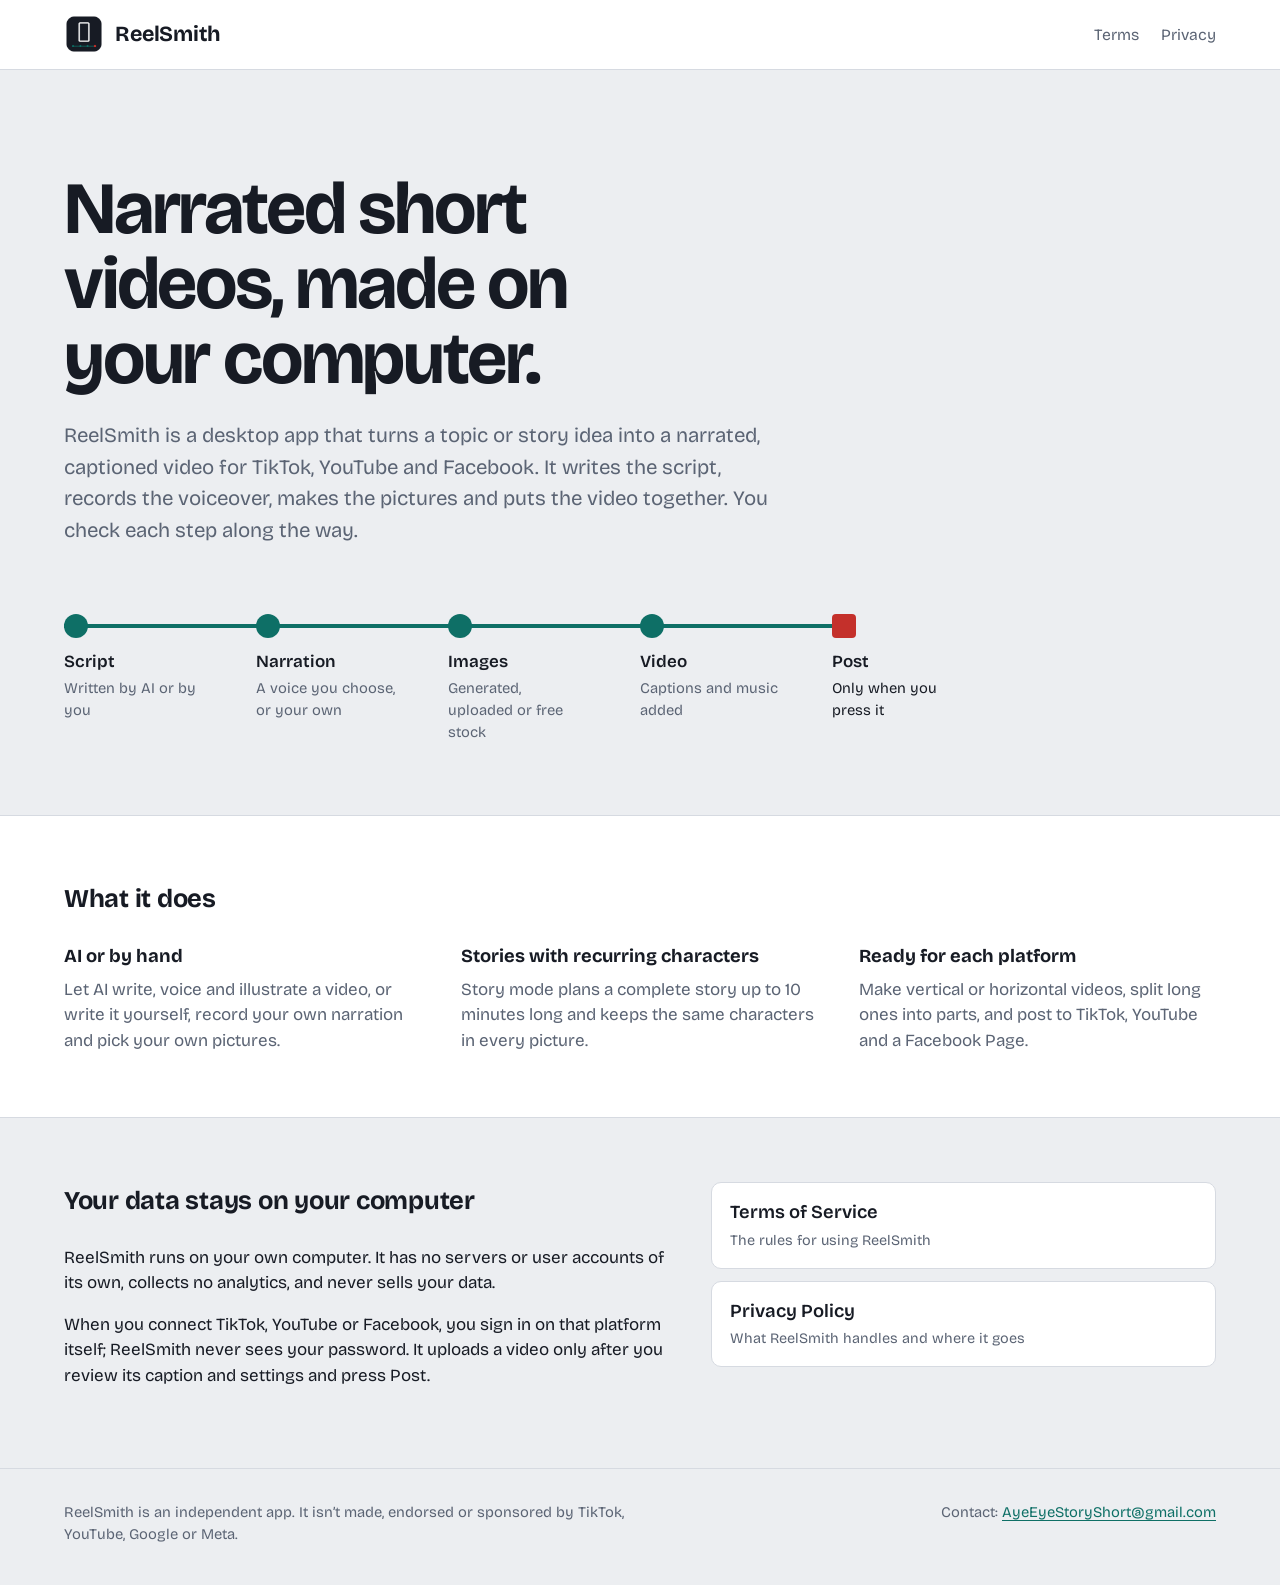
<file: index.html>
<!doctype html>
<html lang="en">
<head>
  <meta charset="utf-8">
  <meta name="viewport" content="width=device-width, initial-scale=1">
  <title>ReelSmith: narrated short videos, made on your computer</title>
  <meta name="description" content="ReelSmith is a desktop app that turns a topic or story idea into a narrated, captioned video for TikTok, YouTube and Facebook, and posts it only when you press Post.">
  <meta name="theme-color" content="#171b24">
  <link rel="icon" type="image/png" href="favicon.png">
  <link rel="apple-touch-icon" href="logo.png">
  <meta property="og:title" content="ReelSmith: narrated short videos, made on your computer">
  <meta property="og:description" content="ReelSmith is a desktop app that turns a topic or story idea into a narrated, captioned video for TikTok, YouTube and Facebook, and posts it only when you press Post.">
  <meta property="og:image" content="logo.png">
  <link rel="preconnect" href="https://fonts.googleapis.com">
  <link rel="preconnect" href="https://fonts.gstatic.com" crossorigin>
  <link href="https://fonts.googleapis.com/css2?family=Bricolage+Grotesque:opsz,wght@12..96,400;12..96,600;12..96,700&family=Source+Serif+4:opsz,wght@8..60,400;8..60,600&display=swap" rel="stylesheet">
  <link rel="stylesheet" href="style.css">
</head>
<body>
<header class="site-header">
  <div class="wrap">
    <a class="brand" href="./"><img src="logo.png" alt="" width="40" height="40"><span>ReelSmith</span></a>
    <nav class="site-nav" aria-label="Site">
      <a href="terms.html">Terms</a>
      <a href="privacy.html">Privacy</a>
    </nav>
  </div>
</header>
<main>
  <section class="hero">
    <div class="wrap">
      <h1>Narrated short videos, made on your computer.</h1>
      <p class="lede">ReelSmith is a desktop app that turns a topic or story idea into a narrated, captioned video for TikTok, YouTube and Facebook. It writes the script, records the voiceover, makes the pictures and puts the video together. You check each step along the way.</p>
      <ol class="track" aria-label="How a video is made">
        <li><span class="stop" aria-hidden="true"></span>Script<small>Written by AI or by you</small></li>
        <li><span class="stop" aria-hidden="true"></span>Narration<small>A voice you choose, or your own</small></li>
        <li><span class="stop" aria-hidden="true"></span>Images<small>Generated, uploaded or free stock</small></li>
        <li><span class="stop" aria-hidden="true"></span>Video<small>Captions and music added</small></li>
        <li class="post"><span class="stop" aria-hidden="true"></span>Post<small>Only when you press it</small></li>
      </ol>
    </div>
  </section>

  <section class="band" aria-labelledby="what">
    <div class="wrap">
      <h2 class="section-title" id="what">What it does</h2>
      <div class="features">
        <div>
          <h3>AI or by hand</h3>
          <p>Let AI write, voice and illustrate a video, or write it yourself, record your own narration and pick your own pictures.</p>
        </div>
        <div>
          <h3>Stories with recurring characters</h3>
          <p>Story mode plans a complete story up to 10 minutes long and keeps the same characters in every picture.</p>
        </div>
        <div>
          <h3>Ready for each platform</h3>
          <p>Make vertical or horizontal videos, split long ones into parts, and post to TikTok, YouTube and a Facebook Page.</p>
        </div>
      </div>
    </div>
  </section>

  <section class="wrap data" aria-labelledby="data">
    <div>
      <h2 class="section-title" id="data">Your data stays on your computer</h2>
      <p>ReelSmith runs on your own computer. It has no servers or user accounts of its own, collects no analytics, and never sells your data.</p>
      <p>When you connect TikTok, YouTube or Facebook, you sign in on that platform itself; ReelSmith never sees your password. It uploads a video only after you review its caption and settings and press Post.</p>
    </div>
    <div class="legal-links">
      <a href="terms.html">Terms of Service <span>The rules for using ReelSmith</span></a>
      <a href="privacy.html">Privacy Policy <span>What ReelSmith handles and where it goes</span></a>
    </div>
  </section>
</main>
<footer class="site-footer">
  <div class="wrap">
    <p>ReelSmith is an independent app. It isn&rsquo;t made, endorsed or sponsored by TikTok, YouTube, Google or Meta.</p>
    <p>Contact: <a href="mailto:AyeEyeStoryShort@gmail.com">AyeEyeStoryShort@gmail.com</a></p>
  </div>
</footer>
</body>
</html>
</file>
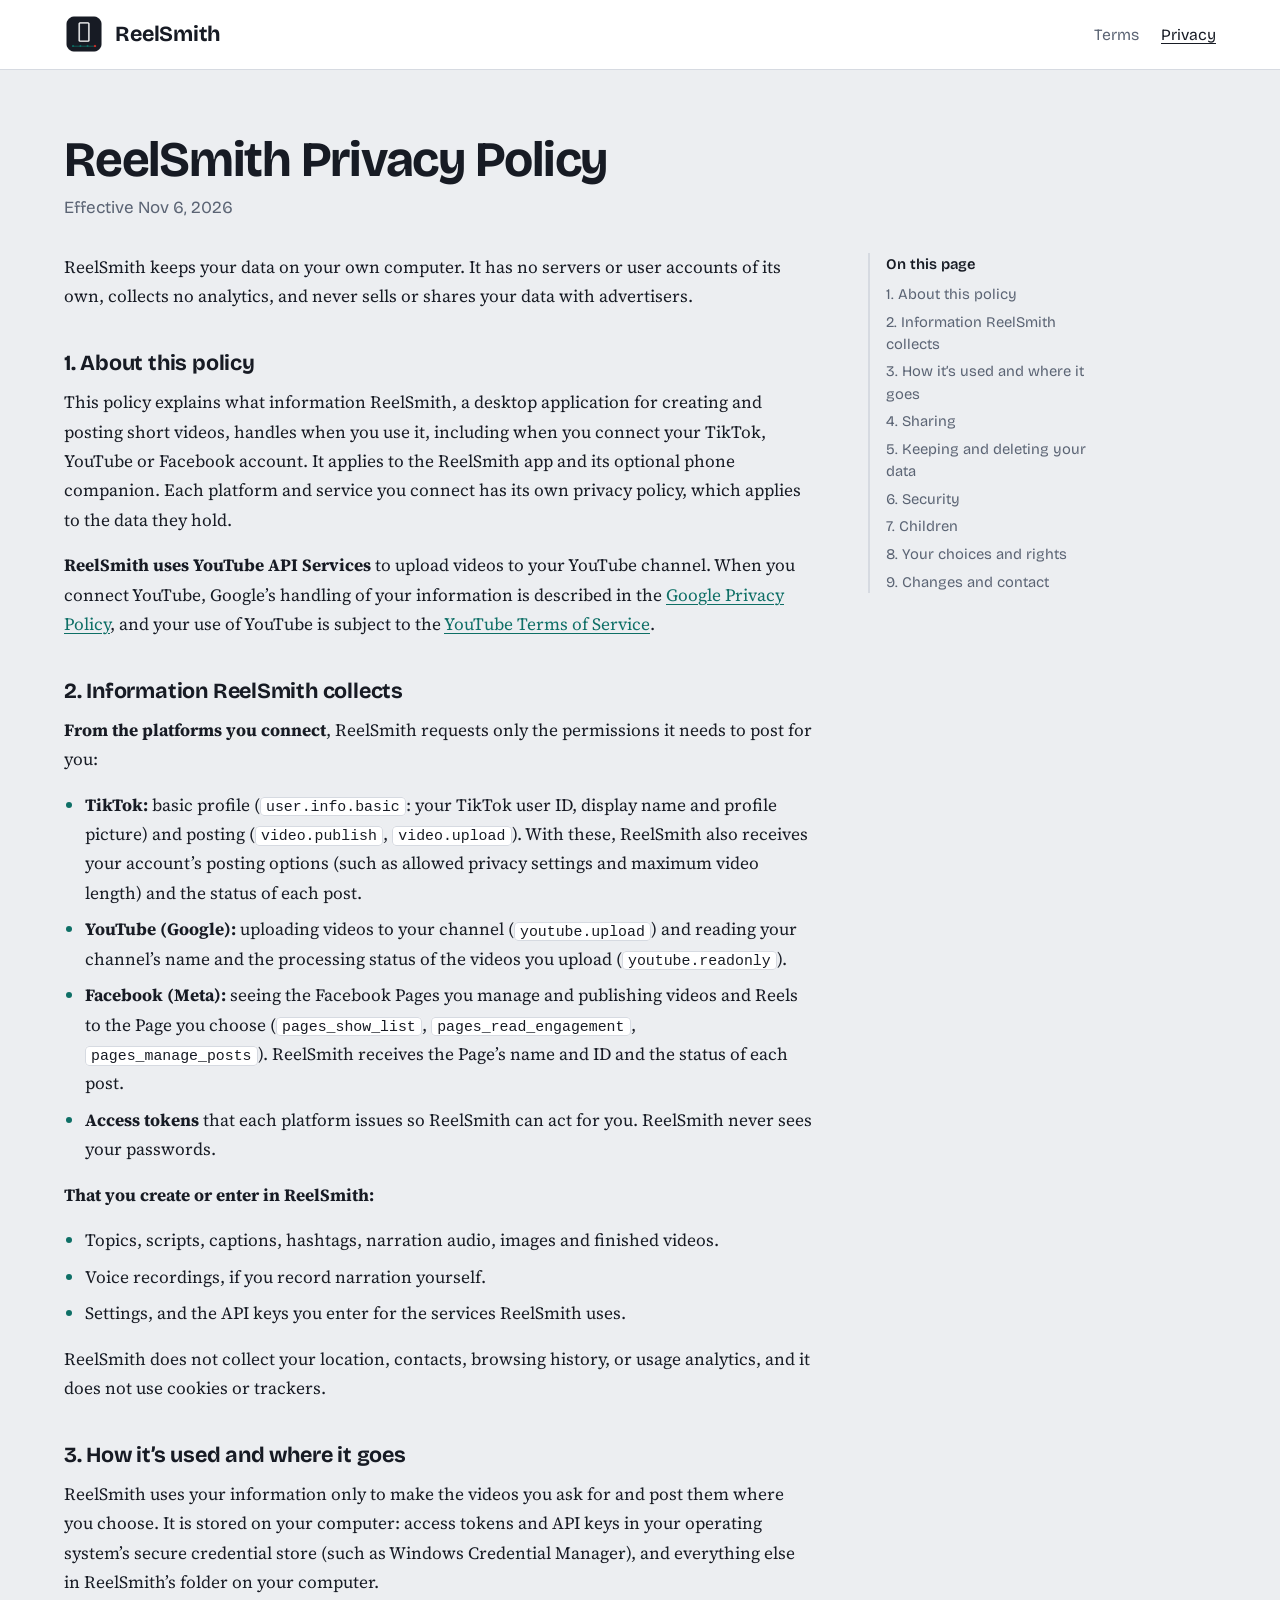
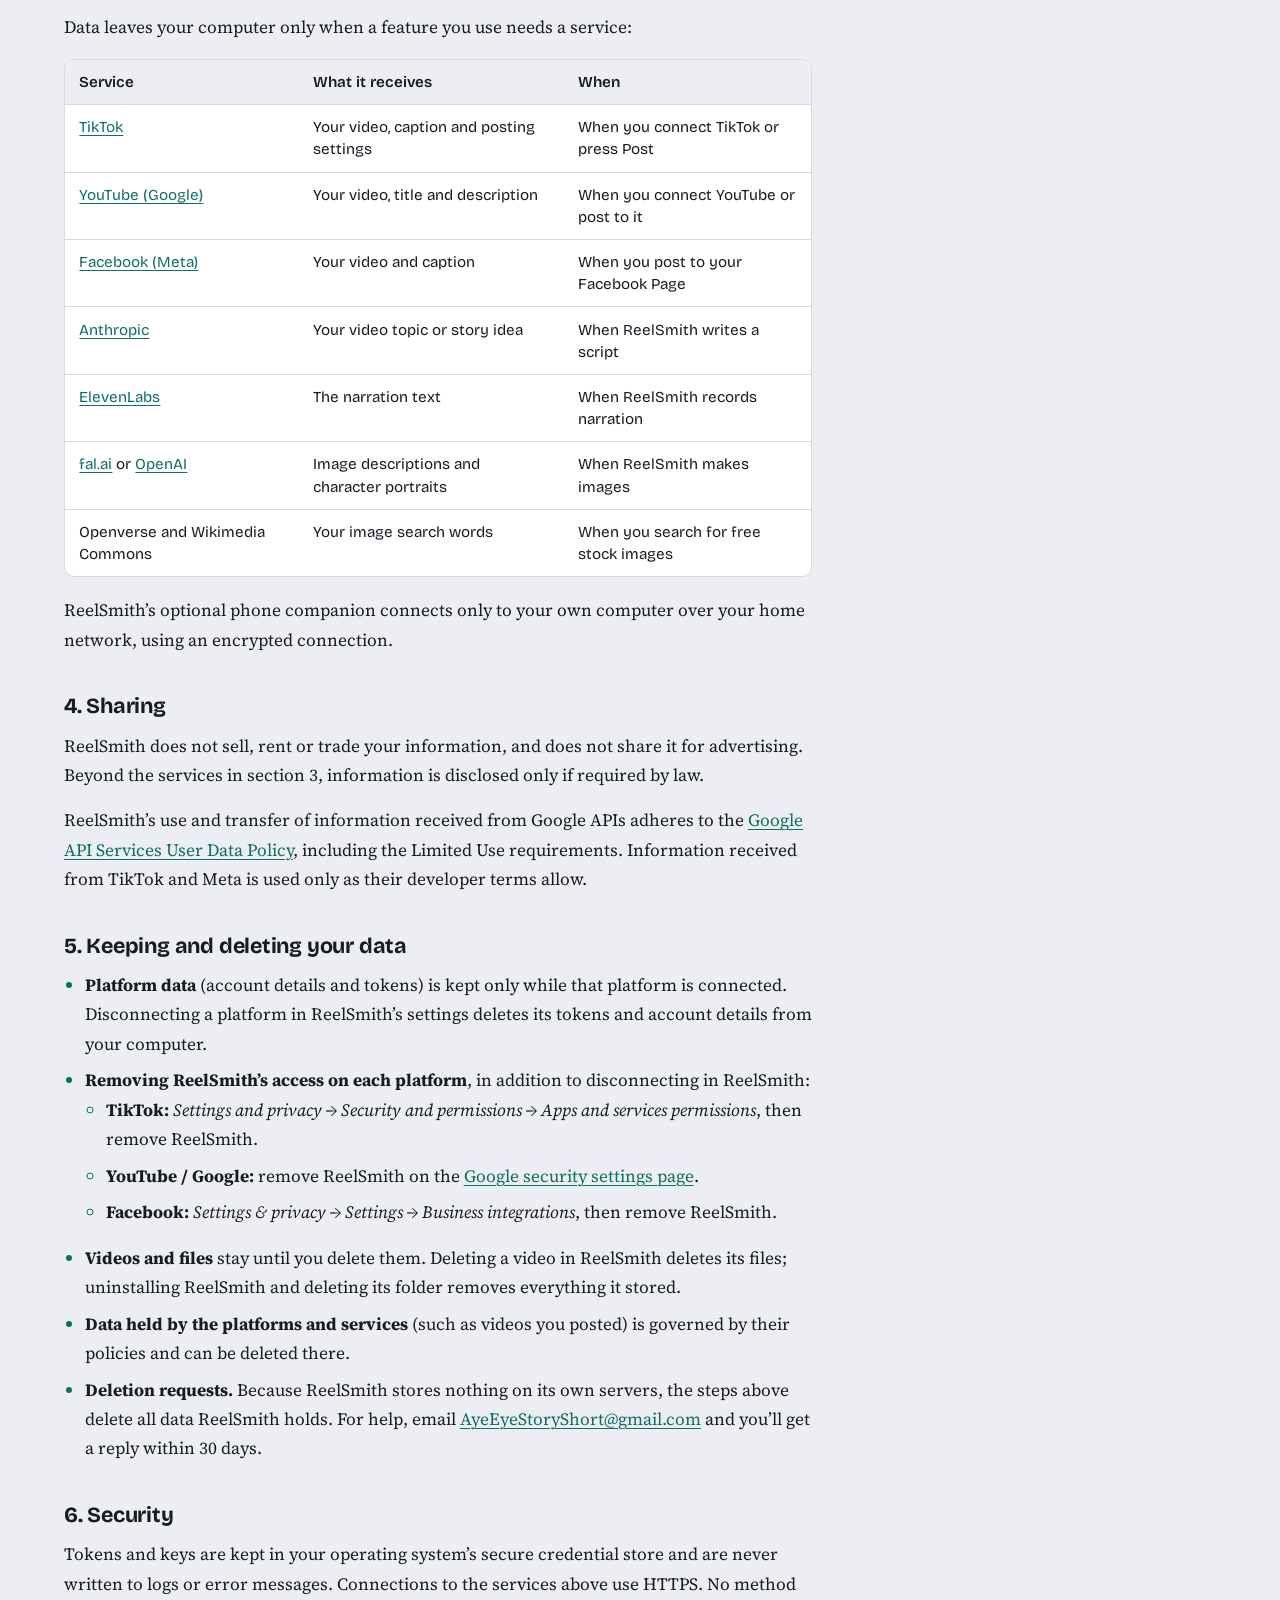
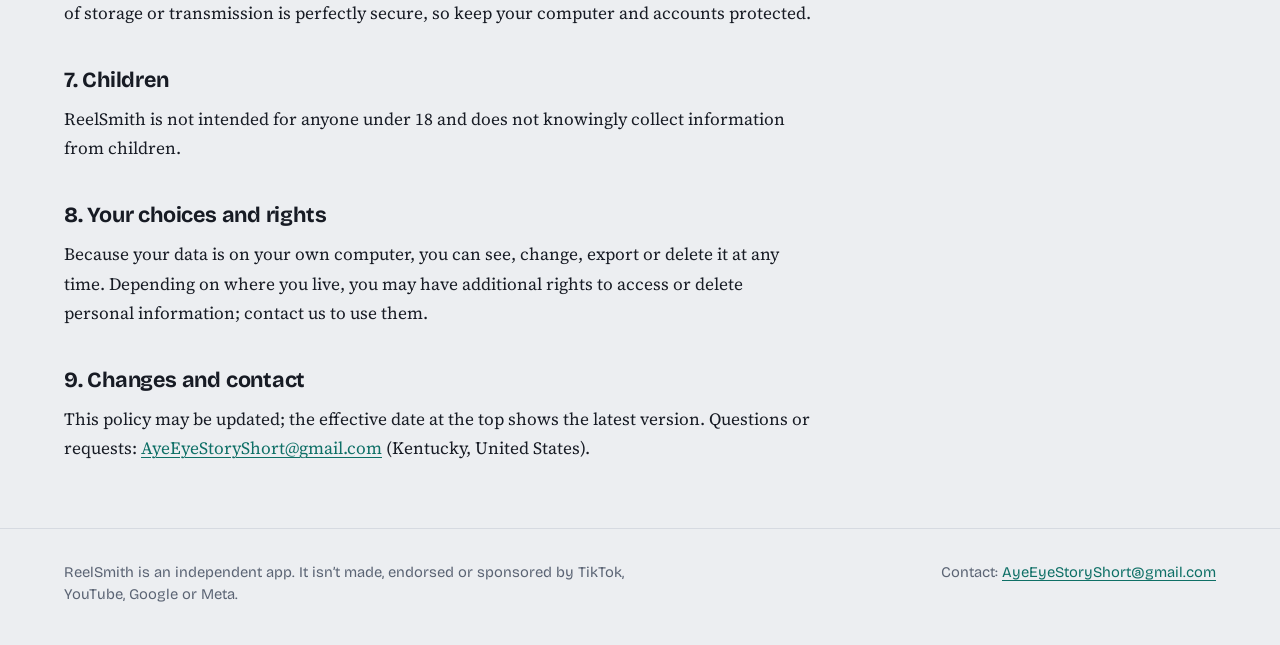
<file: privacy.html>
<!doctype html>
<html lang="en">
<head>
  <meta charset="utf-8">
  <meta name="viewport" content="width=device-width, initial-scale=1">
  <title>ReelSmith Privacy Policy</title>
  <meta name="description" content="How ReelSmith, a desktop app for making and posting narrated short videos, handles your information.">
  <meta name="theme-color" content="#171b24">
  <link rel="icon" type="image/png" href="favicon.png">
  <link rel="apple-touch-icon" href="logo.png">
  <meta property="og:title" content="ReelSmith Privacy Policy">
  <meta property="og:description" content="How ReelSmith, a desktop app for making and posting narrated short videos, handles your information.">
  <meta property="og:image" content="logo.png">
  <link rel="preconnect" href="https://fonts.googleapis.com">
  <link rel="preconnect" href="https://fonts.gstatic.com" crossorigin>
  <link href="https://fonts.googleapis.com/css2?family=Bricolage+Grotesque:opsz,wght@12..96,400;12..96,600;12..96,700&family=Source+Serif+4:opsz,wght@8..60,400;8..60,600&display=swap" rel="stylesheet">
  <link rel="stylesheet" href="style.css">
</head>
<body>
<header class="site-header">
  <div class="wrap">
    <a class="brand" href="./"><img src="logo.png" alt="" width="40" height="40"><span>ReelSmith</span></a>
    <nav class="site-nav" aria-label="Site">
      <a href="terms.html">Terms</a>
      <a href="privacy.html" aria-current="page">Privacy</a>
    </nav>
  </div>
</header>
<main class="doc">
  <div class="wrap">
    <div class="doc-head">
      <h1>ReelSmith Privacy Policy</h1>
      <p class="effective">Effective Nov 6, 2026</p>
    </div>
    <div class="doc-layout">
      <article class="prose">
<p>ReelSmith keeps your data on your own computer. It has no servers or user accounts of its own, collects no analytics, and never sells or shares your data with advertisers.</p>
<h2 id="1-about-this-policy">1. About this policy</h2>
<p>This policy explains what information ReelSmith, a desktop application for creating and posting short videos, handles when you use it, including when you connect your TikTok, YouTube or Facebook account. It applies to the ReelSmith app and its optional phone companion. Each platform and service you connect has its own privacy policy, which applies to the data they hold.</p>
<p><strong>ReelSmith uses YouTube API Services</strong> to upload videos to your YouTube channel. When you connect YouTube, Google&rsquo;s handling of your information is described in the <a href="http://www.google.com/policies/privacy" rel="noopener">Google Privacy Policy</a>, and your use of YouTube is subject to the <a href="https://www.youtube.com/t/terms" rel="noopener">YouTube Terms of Service</a>.</p>
<h2 id="2-information-reelsmith-collects">2. Information ReelSmith collects</h2>
<p><strong>From the platforms you connect</strong>, ReelSmith requests only the permissions it needs to post for you:</p>
<ul>
<li><strong>TikTok:</strong> basic profile (<code>user.info.basic</code>: your TikTok user ID, display name and profile picture) and posting (<code>video.publish</code>, <code>video.upload</code>). With these, ReelSmith also receives your account&rsquo;s posting options (such as allowed privacy settings and maximum video length) and the status of each post.</li>
<li><strong>YouTube (Google):</strong> uploading videos to your channel (<code>youtube.upload</code>) and reading your channel&rsquo;s name and the processing status of the videos you upload (<code>youtube.readonly</code>).</li>
<li><strong>Facebook (Meta):</strong> seeing the Facebook Pages you manage and publishing videos and Reels to the Page you choose (<code>pages_show_list</code>, <code>pages_read_engagement</code>, <code>pages_manage_posts</code>). ReelSmith receives the Page&rsquo;s name and ID and the status of each post.</li>
<li><strong>Access tokens</strong> that each platform issues so ReelSmith can act for you. ReelSmith never sees your passwords.</li>
</ul>
<p><strong>That you create or enter in ReelSmith:</strong></p>
<ul>
<li>Topics, scripts, captions, hashtags, narration audio, images and finished videos.</li>
<li>Voice recordings, if you record narration yourself.</li>
<li>Settings, and the API keys you enter for the services ReelSmith uses.</li>
</ul>
<p>ReelSmith does not collect your location, contacts, browsing history, or usage analytics, and it does not use cookies or trackers.</p>
<h2 id="3-how-it-s-used-and-where-it-goes">3. How it&rsquo;s used and where it goes</h2>
<p>ReelSmith uses your information only to make the videos you ask for and post them where you choose. It is stored on your computer: access tokens and API keys in your operating system&rsquo;s secure credential store (such as Windows Credential Manager), and everything else in ReelSmith&rsquo;s folder on your computer.</p>
<p>Data leaves your computer only when a feature you use needs a service:</p>
<div class="table-scroll"><table>
<thead>
<tr>
<th>Service</th>
<th>What it receives</th>
<th>When</th>
</tr>
</thead>
<tbody>
<tr>
<td><a href="https://www.tiktok.com/legal/privacy-policy" rel="noopener">TikTok</a></td>
<td>Your video, caption and posting settings</td>
<td>When you connect TikTok or press Post</td>
</tr>
<tr>
<td><a href="https://policies.google.com/privacy" rel="noopener">YouTube (Google)</a></td>
<td>Your video, title and description</td>
<td>When you connect YouTube or post to it</td>
</tr>
<tr>
<td><a href="https://www.facebook.com/privacy/policy" rel="noopener">Facebook (Meta)</a></td>
<td>Your video and caption</td>
<td>When you post to your Facebook Page</td>
</tr>
<tr>
<td><a href="https://www.anthropic.com/legal/privacy" rel="noopener">Anthropic</a></td>
<td>Your video topic or story idea</td>
<td>When ReelSmith writes a script</td>
</tr>
<tr>
<td><a href="https://elevenlabs.io/privacy-policy" rel="noopener">ElevenLabs</a></td>
<td>The narration text</td>
<td>When ReelSmith records narration</td>
</tr>
<tr>
<td><a href="https://fal.ai/privacy" rel="noopener">fal.ai</a> or <a href="https://openai.com/policies/privacy-policy" rel="noopener">OpenAI</a></td>
<td>Image descriptions and character portraits</td>
<td>When ReelSmith makes images</td>
</tr>
<tr>
<td>Openverse and Wikimedia Commons</td>
<td>Your image search words</td>
<td>When you search for free stock images</td>
</tr>
</tbody>
</table></div>
<p>ReelSmith&rsquo;s optional phone companion connects only to your own computer over your home network, using an encrypted connection.</p>
<h2 id="4-sharing">4. Sharing</h2>
<p>ReelSmith does not sell, rent or trade your information, and does not share it for advertising. Beyond the services in section 3, information is disclosed only if required by law.</p>
<p>ReelSmith&rsquo;s use and transfer of information received from Google APIs adheres to the <a href="https://developers.google.com/terms/api-services-user-data-policy" rel="noopener">Google API Services User Data Policy</a>, including the Limited Use requirements. Information received from TikTok and Meta is used only as their developer terms allow.</p>
<h2 id="5-keeping-and-deleting-your-data">5. Keeping and deleting your data</h2>
<ul>
<li><strong>Platform data</strong> (account details and tokens) is kept only while that platform is connected. Disconnecting a platform in ReelSmith&rsquo;s settings deletes its tokens and account details from your computer.</li>
<li><strong>Removing ReelSmith&rsquo;s access on each platform</strong>, in addition to disconnecting in ReelSmith:<ul>
<li><strong>TikTok:</strong> <em>Settings and privacy → Security and permissions → Apps and services permissions</em>, then remove ReelSmith.</li>
<li><strong>YouTube / Google:</strong> remove ReelSmith on the <a href="https://security.google.com/settings/security/permissions" rel="noopener">Google security settings page</a>.</li>
<li><strong>Facebook:</strong> <em>Settings &amp; privacy → Settings → Business integrations</em>, then remove ReelSmith.</li>
</ul>
</li>
<li><strong>Videos and files</strong> stay until you delete them. Deleting a video in ReelSmith deletes its files; uninstalling ReelSmith and deleting its folder removes everything it stored.</li>
<li><strong>Data held by the platforms and services</strong> (such as videos you posted) is governed by their policies and can be deleted there.</li>
<li><strong>Deletion requests.</strong> Because ReelSmith stores nothing on its own servers, the steps above delete all data ReelSmith holds. For help, email <a href="mailto:AyeEyeStoryShort@gmail.com">AyeEyeStoryShort@gmail.com</a> and you&rsquo;ll get a reply within 30 days.</li>
</ul>
<h2 id="6-security">6. Security</h2>
<p>Tokens and keys are kept in your operating system&rsquo;s secure credential store and are never written to logs or error messages. Connections to the services above use HTTPS. No method of storage or transmission is perfectly secure, so keep your computer and accounts protected.</p>
<h2 id="7-children">7. Children</h2>
<p>ReelSmith is not intended for anyone under 18 and does not knowingly collect information from children.</p>
<h2 id="8-your-choices-and-rights">8. Your choices and rights</h2>
<p>Because your data is on your own computer, you can see, change, export or delete it at any time. Depending on where you live, you may have additional rights to access or delete personal information; contact us to use them.</p>
<h2 id="9-changes-and-contact">9. Changes and contact</h2>
<p>This policy may be updated; the effective date at the top shows the latest version. Questions or requests: <a href="mailto:AyeEyeStoryShort@gmail.com">AyeEyeStoryShort@gmail.com</a> (Kentucky, United States).</p>
      </article>
      <nav class="toc" aria-label="On this page">
        <p>On this page</p>
        <ol>
          <li><a href="#1-about-this-policy">1. About this policy</a></li>
          <li><a href="#2-information-reelsmith-collects">2. Information ReelSmith collects</a></li>
          <li><a href="#3-how-it-s-used-and-where-it-goes">3. How it&rsquo;s used and where it goes</a></li>
          <li><a href="#4-sharing">4. Sharing</a></li>
          <li><a href="#5-keeping-and-deleting-your-data">5. Keeping and deleting your data</a></li>
          <li><a href="#6-security">6. Security</a></li>
          <li><a href="#7-children">7. Children</a></li>
          <li><a href="#8-your-choices-and-rights">8. Your choices and rights</a></li>
          <li><a href="#9-changes-and-contact">9. Changes and contact</a></li>
        </ol>
      </nav>
    </div>
  </div>
</main>
<footer class="site-footer">
  <div class="wrap">
    <p>ReelSmith is an independent app. It isn&rsquo;t made, endorsed or sponsored by TikTok, YouTube, Google or Meta.</p>
    <p>Contact: <a href="mailto:AyeEyeStoryShort@gmail.com">AyeEyeStoryShort@gmail.com</a></p>
  </div>
</footer>
</body>
</html>
</file>
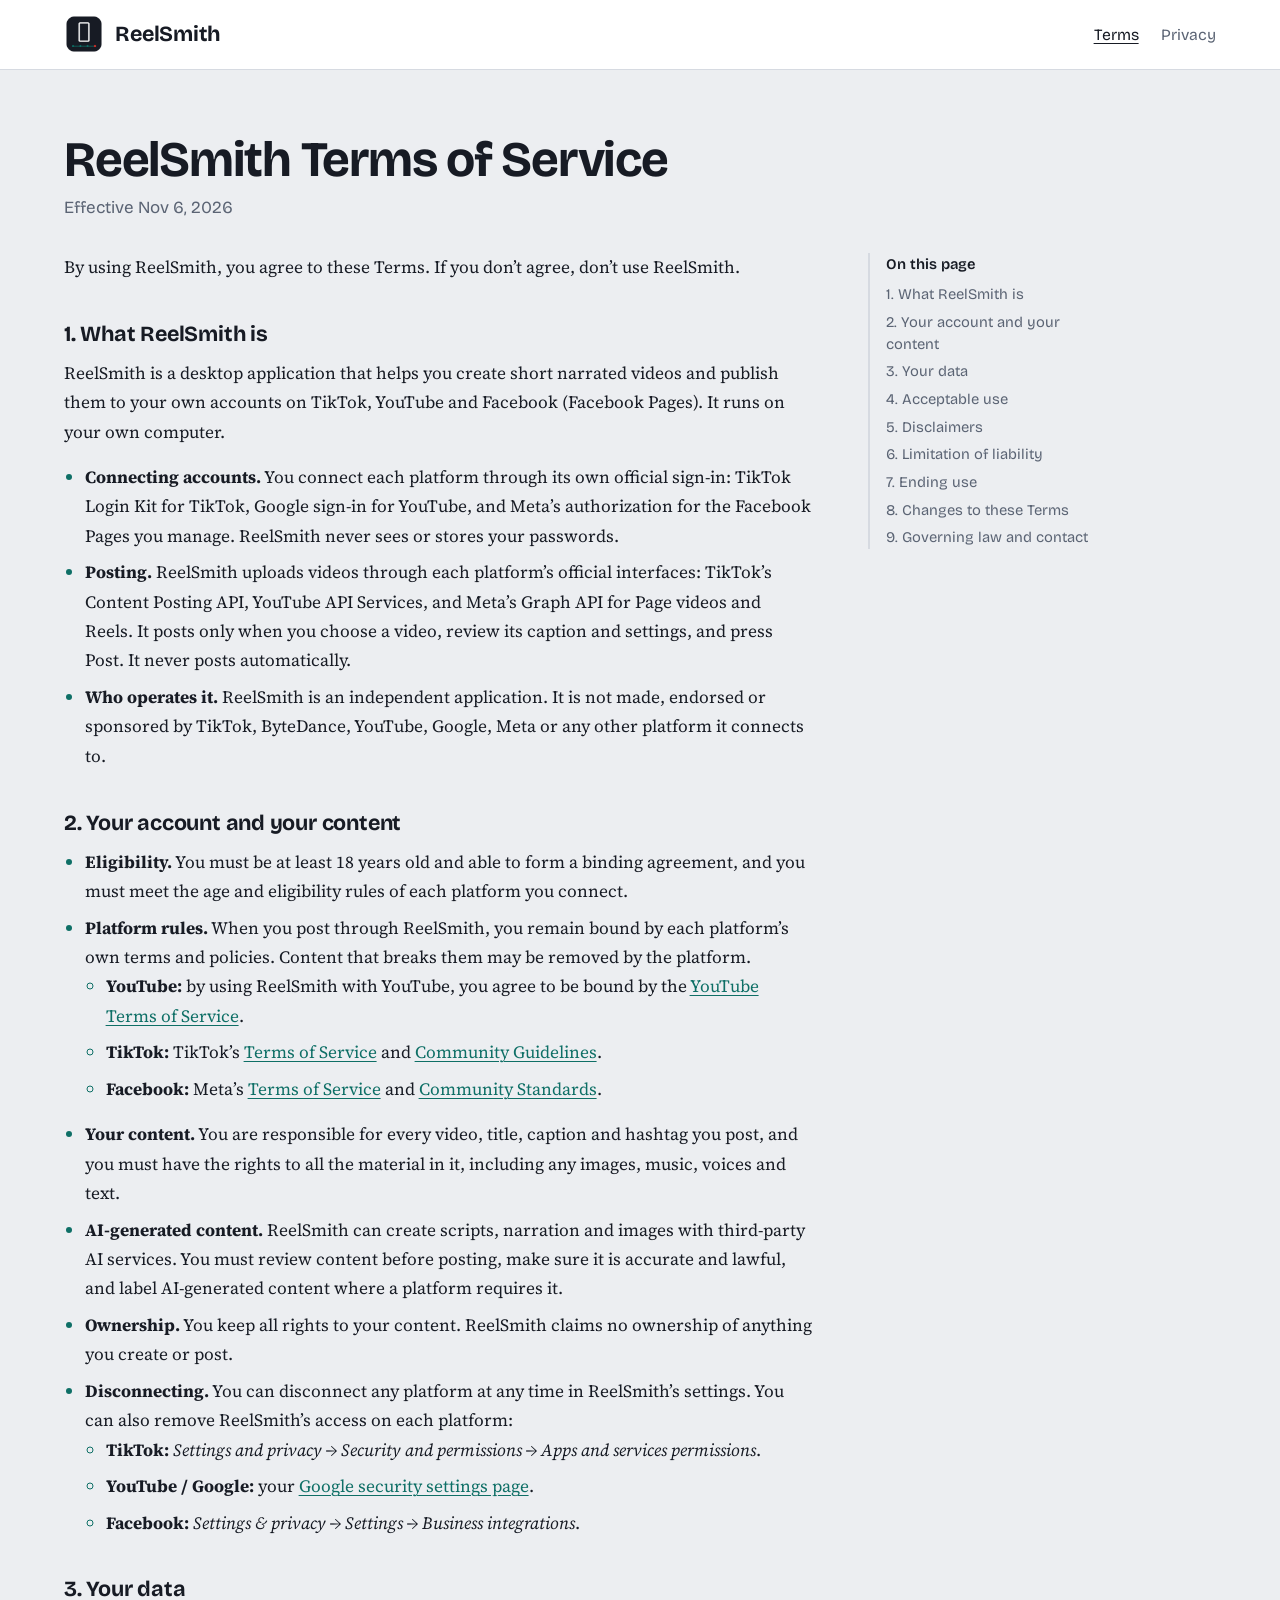
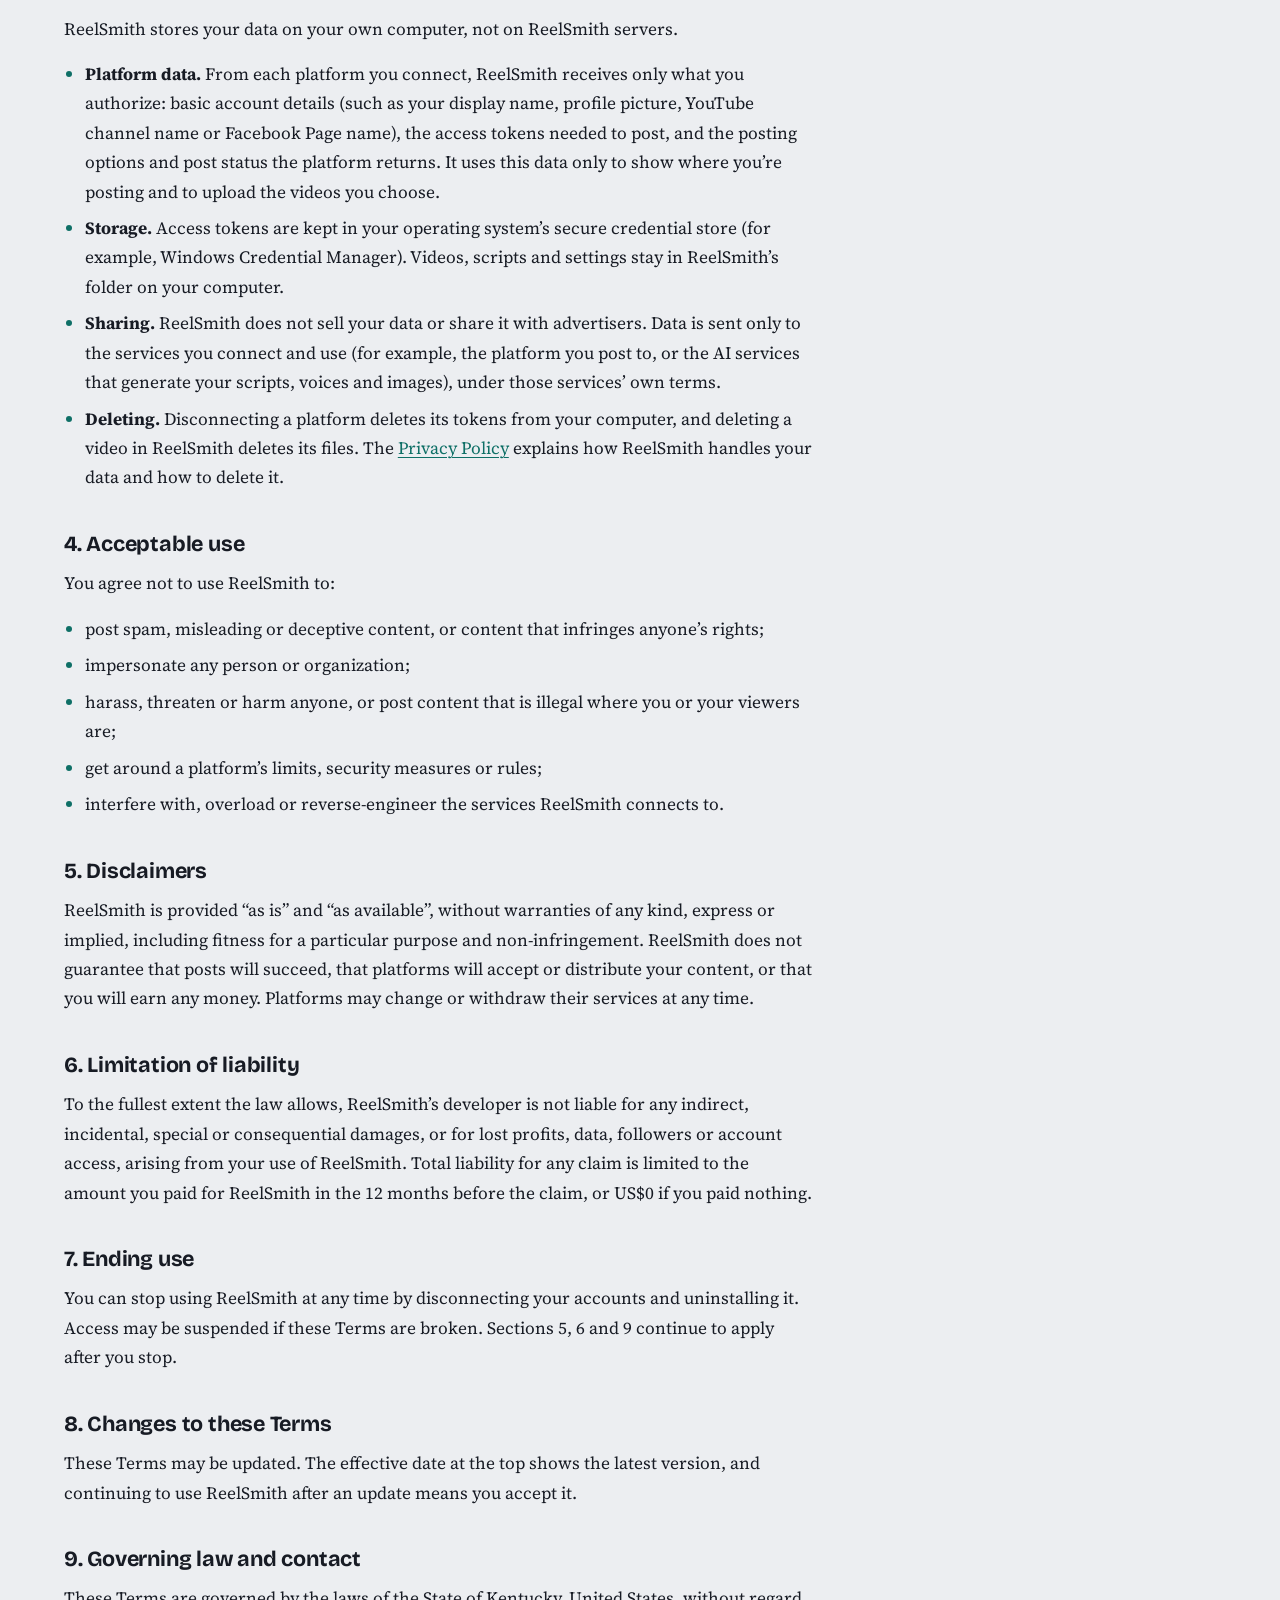
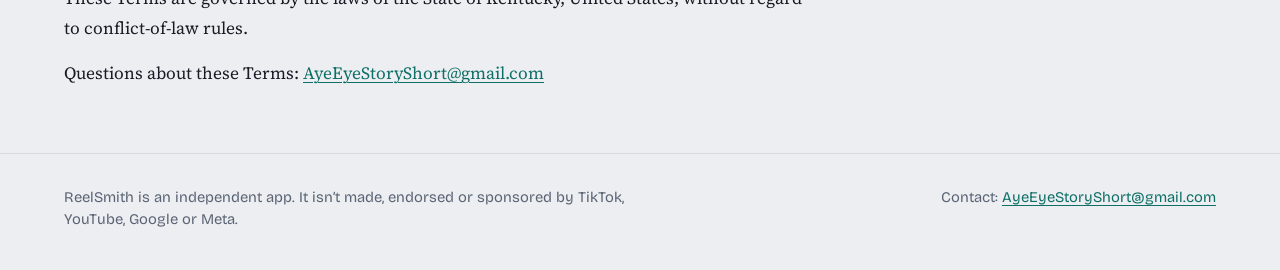
<file: terms.html>
<!doctype html>
<html lang="en">
<head>
  <meta charset="utf-8">
  <meta name="viewport" content="width=device-width, initial-scale=1">
  <title>ReelSmith Terms of Service</title>
  <meta name="description" content="The terms for using ReelSmith, a desktop app for making and posting narrated short videos.">
  <meta name="theme-color" content="#171b24">
  <link rel="icon" type="image/png" href="favicon.png">
  <link rel="apple-touch-icon" href="logo.png">
  <meta property="og:title" content="ReelSmith Terms of Service">
  <meta property="og:description" content="The terms for using ReelSmith, a desktop app for making and posting narrated short videos.">
  <meta property="og:image" content="logo.png">
  <link rel="preconnect" href="https://fonts.googleapis.com">
  <link rel="preconnect" href="https://fonts.gstatic.com" crossorigin>
  <link href="https://fonts.googleapis.com/css2?family=Bricolage+Grotesque:opsz,wght@12..96,400;12..96,600;12..96,700&family=Source+Serif+4:opsz,wght@8..60,400;8..60,600&display=swap" rel="stylesheet">
  <link rel="stylesheet" href="style.css">
</head>
<body>
<header class="site-header">
  <div class="wrap">
    <a class="brand" href="./"><img src="logo.png" alt="" width="40" height="40"><span>ReelSmith</span></a>
    <nav class="site-nav" aria-label="Site">
      <a href="terms.html" aria-current="page">Terms</a>
      <a href="privacy.html">Privacy</a>
    </nav>
  </div>
</header>
<main class="doc">
  <div class="wrap">
    <div class="doc-head">
      <h1>ReelSmith Terms of Service</h1>
      <p class="effective">Effective Nov 6, 2026</p>
    </div>
    <div class="doc-layout">
      <article class="prose">
<p>By using ReelSmith, you agree to these Terms. If you don&rsquo;t agree, don&rsquo;t use ReelSmith.</p>
<h2 id="1-what-reelsmith-is">1. What ReelSmith is</h2>
<p>ReelSmith is a desktop application that helps you create short narrated videos and publish them to your own accounts on TikTok, YouTube and Facebook (Facebook Pages). It runs on your own computer.</p>
<ul>
<li><strong>Connecting accounts.</strong> You connect each platform through its own official sign-in: TikTok Login Kit for TikTok, Google sign-in for YouTube, and Meta&rsquo;s authorization for the Facebook Pages you manage. ReelSmith never sees or stores your passwords.</li>
<li><strong>Posting.</strong> ReelSmith uploads videos through each platform&rsquo;s official interfaces: TikTok&rsquo;s Content Posting API, YouTube API Services, and Meta&rsquo;s Graph API for Page videos and Reels. It posts only when you choose a video, review its caption and settings, and press Post. It never posts automatically.</li>
<li><strong>Who operates it.</strong> ReelSmith is an independent application. It is not made, endorsed or sponsored by TikTok, ByteDance, YouTube, Google, Meta or any other platform it connects to.</li>
</ul>
<h2 id="2-your-account-and-your-content">2. Your account and your content</h2>
<ul>
<li><strong>Eligibility.</strong> You must be at least 18 years old and able to form a binding agreement, and you must meet the age and eligibility rules of each platform you connect.</li>
<li><strong>Platform rules.</strong> When you post through ReelSmith, you remain bound by each platform&rsquo;s own terms and policies. Content that breaks them may be removed by the platform.<ul>
<li><strong>YouTube:</strong> by using ReelSmith with YouTube, you agree to be bound by the <a href="https://www.youtube.com/t/terms" rel="noopener">YouTube Terms of Service</a>.</li>
<li><strong>TikTok:</strong> TikTok&rsquo;s <a href="https://www.tiktok.com/legal/terms-of-service" rel="noopener">Terms of Service</a> and <a href="https://www.tiktok.com/community-guidelines" rel="noopener">Community Guidelines</a>.</li>
<li><strong>Facebook:</strong> Meta&rsquo;s <a href="https://www.facebook.com/terms.php" rel="noopener">Terms of Service</a> and <a href="https://transparency.meta.com/policies/community-standards/" rel="noopener">Community Standards</a>.</li>
</ul>
</li>
<li><strong>Your content.</strong> You are responsible for every video, title, caption and hashtag you post, and you must have the rights to all the material in it, including any images, music, voices and text.</li>
<li><strong>AI-generated content.</strong> ReelSmith can create scripts, narration and images with third-party AI services. You must review content before posting, make sure it is accurate and lawful, and label AI-generated content where a platform requires it.</li>
<li><strong>Ownership.</strong> You keep all rights to your content. ReelSmith claims no ownership of anything you create or post.</li>
<li><strong>Disconnecting.</strong> You can disconnect any platform at any time in ReelSmith&rsquo;s settings. You can also remove ReelSmith&rsquo;s access on each platform:<ul>
<li><strong>TikTok:</strong> <em>Settings and privacy → Security and permissions → Apps and services permissions</em>.</li>
<li><strong>YouTube / Google:</strong> your <a href="https://security.google.com/settings/security/permissions" rel="noopener">Google security settings page</a>.</li>
<li><strong>Facebook:</strong> <em>Settings &amp; privacy → Settings → Business integrations</em>.</li>
</ul>
</li>
</ul>
<h2 id="3-your-data">3. Your data</h2>
<p>ReelSmith stores your data on your own computer, not on ReelSmith servers.</p>
<ul>
<li><strong>Platform data.</strong> From each platform you connect, ReelSmith receives only what you authorize: basic account details (such as your display name, profile picture, YouTube channel name or Facebook Page name), the access tokens needed to post, and the posting options and post status the platform returns. It uses this data only to show where you&rsquo;re posting and to upload the videos you choose.</li>
<li><strong>Storage.</strong> Access tokens are kept in your operating system&rsquo;s secure credential store (for example, Windows Credential Manager). Videos, scripts and settings stay in ReelSmith&rsquo;s folder on your computer.</li>
<li><strong>Sharing.</strong> ReelSmith does not sell your data or share it with advertisers. Data is sent only to the services you connect and use (for example, the platform you post to, or the AI services that generate your scripts, voices and images), under those services&rsquo; own terms.</li>
<li><strong>Deleting.</strong> Disconnecting a platform deletes its tokens from your computer, and deleting a video in ReelSmith deletes its files. The <a href="https://ayeeyestoryshort.github.io/reelsmith/privacy.html" rel="noopener">Privacy Policy</a> explains how ReelSmith handles your data and how to delete it.</li>
</ul>
<h2 id="4-acceptable-use">4. Acceptable use</h2>
<p>You agree not to use ReelSmith to:</p>
<ul>
<li>post spam, misleading or deceptive content, or content that infringes anyone&rsquo;s rights;</li>
<li>impersonate any person or organization;</li>
<li>harass, threaten or harm anyone, or post content that is illegal where you or your viewers are;</li>
<li>get around a platform&rsquo;s limits, security measures or rules;</li>
<li>interfere with, overload or reverse-engineer the services ReelSmith connects to.</li>
</ul>
<h2 id="5-disclaimers">5. Disclaimers</h2>
<p>ReelSmith is provided &ldquo;as is&rdquo; and &ldquo;as available&rdquo;, without warranties of any kind, express or implied, including fitness for a particular purpose and non-infringement. ReelSmith does not guarantee that posts will succeed, that platforms will accept or distribute your content, or that you will earn any money. Platforms may change or withdraw their services at any time.</p>
<h2 id="6-limitation-of-liability">6. Limitation of liability</h2>
<p>To the fullest extent the law allows, ReelSmith&rsquo;s developer is not liable for any indirect, incidental, special or consequential damages, or for lost profits, data, followers or account access, arising from your use of ReelSmith. Total liability for any claim is limited to the amount you paid for ReelSmith in the 12 months before the claim, or US$0 if you paid nothing.</p>
<h2 id="7-ending-use">7. Ending use</h2>
<p>You can stop using ReelSmith at any time by disconnecting your accounts and uninstalling it. Access may be suspended if these Terms are broken. Sections 5, 6 and 9 continue to apply after you stop.</p>
<h2 id="8-changes-to-these-terms">8. Changes to these Terms</h2>
<p>These Terms may be updated. The effective date at the top shows the latest version, and continuing to use ReelSmith after an update means you accept it.</p>
<h2 id="9-governing-law-and-contact">9. Governing law and contact</h2>
<p>These Terms are governed by the laws of the State of Kentucky, United States, without regard to conflict-of-law rules.</p>
<p>Questions about these Terms: <a href="mailto:AyeEyeStoryShort@gmail.com">AyeEyeStoryShort@gmail.com</a></p>
      </article>
      <nav class="toc" aria-label="On this page">
        <p>On this page</p>
        <ol>
          <li><a href="#1-what-reelsmith-is">1. What ReelSmith is</a></li>
          <li><a href="#2-your-account-and-your-content">2. Your account and your content</a></li>
          <li><a href="#3-your-data">3. Your data</a></li>
          <li><a href="#4-acceptable-use">4. Acceptable use</a></li>
          <li><a href="#5-disclaimers">5. Disclaimers</a></li>
          <li><a href="#6-limitation-of-liability">6. Limitation of liability</a></li>
          <li><a href="#7-ending-use">7. Ending use</a></li>
          <li><a href="#8-changes-to-these-terms">8. Changes to these Terms</a></li>
          <li><a href="#9-governing-law-and-contact">9. Governing law and contact</a></li>
        </ol>
      </nav>
    </div>
  </div>
</main>
<footer class="site-footer">
  <div class="wrap">
    <p>ReelSmith is an independent app. It isn&rsquo;t made, endorsed or sponsored by TikTok, YouTube, Google or Meta.</p>
    <p>Contact: <a href="mailto:AyeEyeStoryShort@gmail.com">AyeEyeStoryShort@gmail.com</a></p>
  </div>
</footer>
</body>
</html>
</file>
<file: style.css>
/* ReelSmith site: the app's own palette, light and dark. */
:root {
  --page: #eceef1;
  --surface: #ffffff;
  --ink: #171b24;
  --muted: #5b6474;
  --line: #d6dae1;
  --teal: #0e6f66;
  --teal-strong: #0b5a53;
  --red: #c4302b;
  --display: "Bricolage Grotesque", "Segoe UI", system-ui, sans-serif;
  --text: "Source Serif 4", Georgia, "Times New Roman", serif;
  --ui: "Bricolage Grotesque", "Segoe UI", system-ui, sans-serif;
  color-scheme: light;
}
@media (prefers-color-scheme: dark) {
  :root {
    --page: #12151c;
    --surface: #1a1e27;
    --ink: #e9ecf1;
    --muted: #a0a8b6;
    --line: #2d3340;
    --teal: #46b8a8;
    --teal-strong: #6fd0c2;
    --red: #e25a52;
    color-scheme: dark;
  }
}

* { box-sizing: border-box; }
html { -webkit-text-size-adjust: 100%; }
body {
  margin: 0;
  background: var(--page);
  color: var(--ink);
  font-family: var(--ui);
  font-size: 1.0625rem;
  line-height: 1.5;
}
a { color: var(--teal); text-underline-offset: 0.18em; text-decoration-thickness: 1px; }
a:hover { color: var(--teal-strong); text-decoration-thickness: 2px; }
a:focus-visible, button:focus-visible { outline: 3px solid var(--teal); outline-offset: 3px; border-radius: 4px; }

.wrap { width: min(72rem, 100% - 2.5rem); margin-inline: auto; }

/* Header */
.site-header { border-bottom: 1px solid var(--line); background: var(--surface); }
.site-header .wrap { display: flex; align-items: center; justify-content: space-between; gap: 1rem; padding-block: 0.9rem; }
.brand { display: inline-flex; align-items: center; gap: 0.7rem; color: var(--ink); text-decoration: none; }
.brand img { width: 2.5rem; height: 2.5rem; display: block; }
.brand span { font-family: var(--display); font-weight: 700; font-size: 1.35rem; letter-spacing: -0.01em; }
.brand:hover { color: var(--ink); }
.site-nav { display: flex; gap: 1.4rem; font-size: 0.98rem; }
.site-nav a { color: var(--muted); text-decoration: none; }
.site-nav a:hover, .site-nav a[aria-current="page"] { color: var(--ink); text-decoration: underline; }

/* Home: hero */
.hero { padding-block: clamp(3rem, 8vw, 6.5rem) clamp(2.5rem, 6vw, 4.5rem); }
.hero h1 {
  font-family: var(--display);
  font-weight: 700;
  font-size: clamp(2.5rem, 6.4vw, 4.6rem);
  line-height: 1.02;
  letter-spacing: -0.03em;
  max-width: 13ch;
  margin: 0 0 1.4rem;
}
.hero .lede { font-size: clamp(1.1rem, 1.6vw, 1.3rem); line-height: 1.55; color: var(--muted); max-width: 56ch; margin: 0; }

/* The step track from the logo, at page scale */
.track {
  list-style: none;
  margin: clamp(2.8rem, 6vw, 4.2rem) 0 0;
  padding: 0;
  display: grid;
  grid-template-columns: repeat(5, 1fr);
  max-width: 60rem;
}
.track li { position: relative; padding-top: 2.2rem; font-weight: 600; }
.track li::before { /* the line */
  content: "";
  position: absolute;
  top: 0.62rem;
  left: 0;
  right: 0;
  height: 4px;
  background: var(--teal);
}
.track li:last-child::before { right: auto; width: 0.7rem; }
.track .stop {
  position: absolute;
  top: 0;
  left: 0;
  width: 1.5rem;
  height: 1.5rem;
  border-radius: 50%;
  background: var(--teal);
}
.track .post .stop { border-radius: 4px; background: var(--red); }
.track small { display: block; font-weight: 400; color: var(--muted); font-size: 0.92rem; margin-top: 0.15rem; max-width: 14ch; }
.track .post small { color: var(--ink); }

@media (prefers-reduced-motion: no-preference) {
  .track .stop { animation: light 420ms ease-out both; }
  .track li:nth-child(2) .stop { animation-delay: 160ms; }
  .track li:nth-child(3) .stop { animation-delay: 320ms; }
  .track li:nth-child(4) .stop { animation-delay: 480ms; }
  .track li:nth-child(5) .stop { animation-delay: 700ms; }
  @keyframes light { from { transform: scale(0.4); opacity: 0; } to { transform: scale(1); opacity: 1; } }
}

/* Home: sections */
.band { background: var(--surface); border-block: 1px solid var(--line); padding-block: clamp(2.5rem, 6vw, 4rem); }
.section-title { font-family: var(--display); font-size: 1.6rem; letter-spacing: -0.01em; margin: 0 0 1.5rem; }
.features { display: grid; grid-template-columns: repeat(3, 1fr); gap: 2rem 2.5rem; }
.features h3 { font-family: var(--display); font-size: 1.15rem; margin: 0 0 0.4rem; }
.features p { margin: 0; color: var(--muted); max-width: 40ch; }

.data { padding-block: clamp(2.5rem, 6vw, 4rem); display: grid; grid-template-columns: 1.2fr 1fr; gap: 2.5rem; align-items: start; }
.data p { margin: 0 0 1rem; max-width: 58ch; }
.legal-links { display: grid; gap: 0.75rem; }
.legal-links a {
  display: flex;
  flex-direction: column;
  gap: 0.2rem;
  padding: 1rem 1.15rem;
  background: var(--surface);
  border: 1px solid var(--line);
  border-radius: 10px;
  color: var(--ink);
  text-decoration: none;
  font-family: var(--display);
  font-weight: 600;
  font-size: 1.15rem;
}
.legal-links a span { font-family: var(--ui); font-weight: 400; font-size: 0.9rem; color: var(--muted); }
.legal-links a:hover { border-color: var(--teal); }

/* Legal pages */
.doc { padding-block: clamp(2.5rem, 6vw, 4rem) 3rem; }
.doc-head { max-width: 68ch; margin-bottom: 2rem; }
.doc-head h1 { font-family: var(--display); font-size: clamp(2.1rem, 4.6vw, 3.1rem); line-height: 1.05; letter-spacing: -0.025em; margin: 0 0 0.6rem; }
.doc-head .effective { color: var(--muted); margin: 0; }
.doc-layout { display: grid; grid-template-columns: minmax(0, 68ch) 15rem; gap: 3.5rem; align-items: start; }
.toc { position: sticky; top: 1.5rem; font-size: 0.92rem; border-left: 2px solid var(--line); padding-left: 1rem; }
.toc p { font-weight: 600; margin: 0 0 0.5rem; }
.toc ol { list-style: none; margin: 0; padding: 0; display: grid; gap: 0.35rem; }
.toc a { color: var(--muted); text-decoration: none; }
.toc a:hover { color: var(--ink); text-decoration: underline; }

.prose { font-family: var(--text); font-size: 1.08rem; line-height: 1.7; }
.prose > :first-child { margin-top: 0; }
.prose h2 { font-family: var(--display); font-size: 1.35rem; line-height: 1.25; letter-spacing: -0.01em; margin: 2.4rem 0 0.7rem; scroll-margin-top: 1rem; }
.prose p, .prose ul { margin: 0 0 1rem; }
.prose ul { padding-left: 1.3rem; }
.prose li { margin-bottom: 0.45rem; }
.prose li::marker { color: var(--teal); }
.prose code { font-family: Consolas, "SFMono-Regular", Menlo, monospace; font-size: 0.86em; background: var(--surface); border: 1px solid var(--line); border-radius: 4px; padding: 0.05em 0.35em; }
.table-scroll { overflow-x: auto; margin: 0 0 1.2rem; border: 1px solid var(--line); border-radius: 10px; background: var(--surface); }
.prose table { width: 100%; border-collapse: collapse; font-family: var(--ui); font-size: 0.95rem; line-height: 1.45; }
.prose th, .prose td { text-align: left; vertical-align: top; padding: 0.7rem 0.9rem; border-bottom: 1px solid var(--line); }
.prose th { font-weight: 600; background: var(--page); }
.prose tr:last-child td { border-bottom: 0; }

/* Footer */
.site-footer { border-top: 1px solid var(--line); padding-block: 2rem 2.5rem; color: var(--muted); font-size: 0.92rem; }
.site-footer .wrap { display: flex; flex-wrap: wrap; justify-content: space-between; gap: 0.75rem 2rem; }
.site-footer p { margin: 0; max-width: 60ch; }

/* Small screens */
@media (max-width: 860px) {
  .features, .data { grid-template-columns: 1fr; }
  .doc-layout { grid-template-columns: 1fr; gap: 0; }
  .toc { position: static; order: -1; margin-bottom: 2rem; }
}
@media (max-width: 560px) {
  .site-nav { gap: 1rem; font-size: 0.92rem; }
  .brand span { font-size: 1.2rem; }
  .track { grid-template-columns: 1fr; gap: 0; }
  .track li { padding: 0 0 1.4rem 2.6rem; min-height: 3.2rem; }
  .track li::before { top: 0; bottom: 0; left: 0.62rem; right: auto; width: 4px; height: auto; }
  .track li:last-child::before { height: 0.7rem; width: 4px; }
  .track small { max-width: none; }
}
</file>
